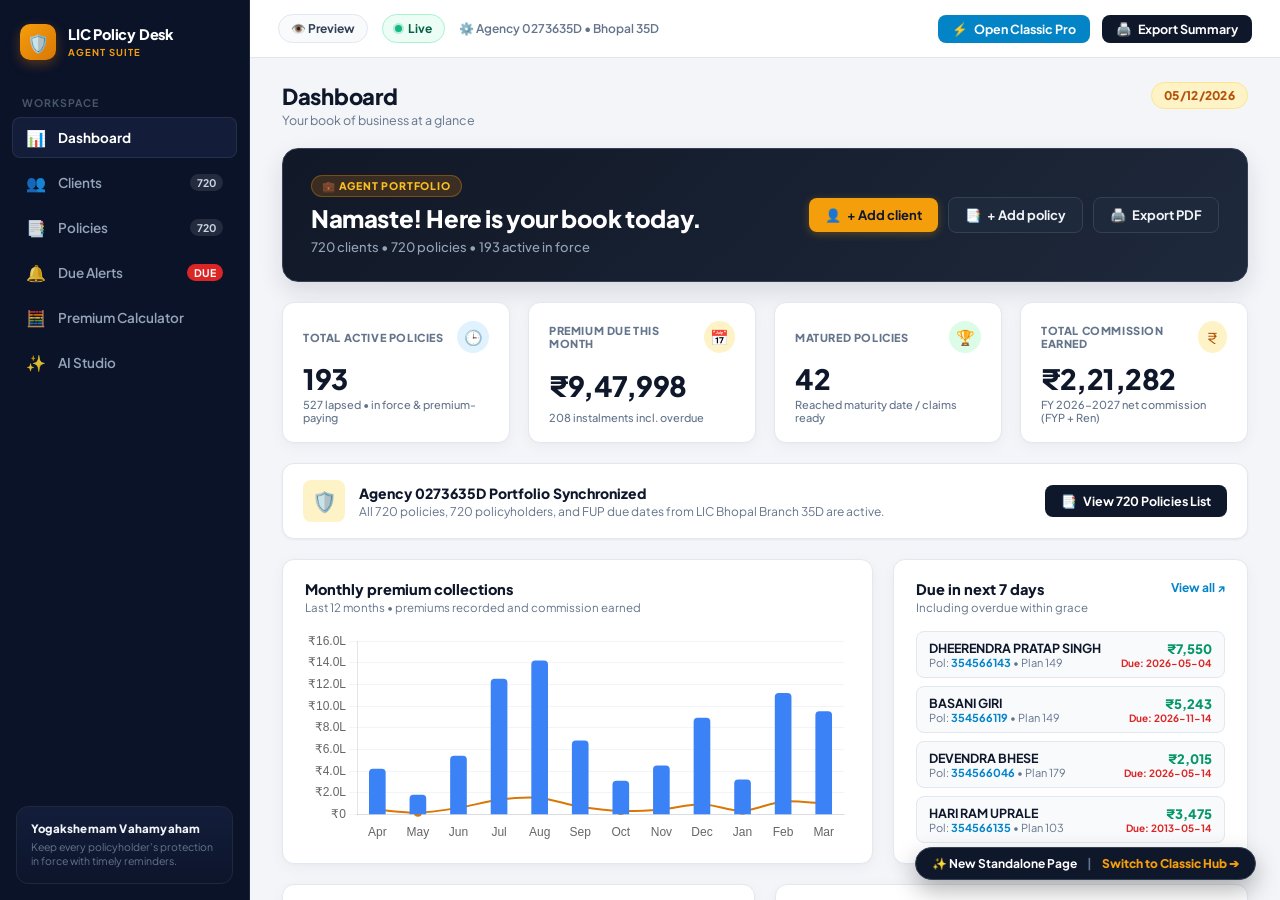
<file: policy_desk.html>
<!DOCTYPE html>
<html lang="en">
<head>
  <meta charset="UTF-8">
  <meta name="viewport" content="width=device-width, initial-scale=1.0">
  <title>LIC Policy Desk | AGENT SUITE</title>
  <link rel="icon" type="image/png" href="data/icon-192.png">
  <!-- Fonts -->
  <link rel="preconnect" href="https://fonts.googleapis.com">
  <link rel="preconnect" href="https://fonts.gstatic.com" crossorigin>
  <link href="https://fonts.googleapis.com/css2?family=Plus+Jakarta+Sans:wght@400;500;600;700;800&display=swap" rel="stylesheet">
  <!-- Chart.js for pixel-perfect analytics -->
  <script src="js/chart.umd.min.js"></script>

  <style>
    :root {
      --bg-app: #f4f5f9;
      --bg-sidebar: #0b1329;
      --bg-sidebar-card: #131d3a;
      --text-sidebar: #94a3b8;
      --text-sidebar-active: #ffffff;
      --gold-primary: #d97706;
      --gold-accent: #f59e0b;
      --gold-light: #fef3c7;
      --card-bg: #ffffff;
      --card-border: #e2e8f0;
      --text-main: #0f172a;
      --text-muted: #64748b;
      --accent-blue: #0284c7;
      --accent-green: #10b981;
      --shadow-sm: 0 1px 3px rgba(0,0,0,0.04), 0 1px 2px rgba(0,0,0,0.02);
      --shadow-card: 0 4px 16px rgba(15, 23, 42, 0.04), 0 1px 3px rgba(15, 23, 42, 0.02);
      --radius-lg: 16px;
      --radius-md: 12px;
      --radius-sm: 8px;
    }

    * {
      box-sizing: border-box;
      margin: 0;
      padding: 0;
      font-family: 'Plus Jakarta Sans', -apple-system, BlinkMacSystemFont, sans-serif;
    }

    body {
      background-color: var(--bg-app);
      color: var(--text-main);
      display: flex;
      height: 100vh;
      overflow: hidden;
    }

    /* -------------------------------------------------------------
       1. SIDEBAR
       ------------------------------------------------------------- */
    .sidebar {
      width: 250px;
      background-color: var(--bg-sidebar);
      display: flex;
      flex-direction: column;
      flex-shrink: 0;
      border-right: 1px solid #1e293b;
      height: 100%;
      user-select: none;
    }

    .sidebar-top {
      padding: 24px 20px 20px;
      display: flex;
      align-items: center;
      gap: 12px;
    }

    .brand-logo-badge {
      width: 36px;
      height: 36px;
      border-radius: 10px;
      background: linear-gradient(135deg, #f59e0b, #d97706);
      display: flex;
      align-items: center;
      justify-content: center;
      box-shadow: 0 4px 12px rgba(217, 119, 6, 0.35);
      color: #0b1329;
      font-size: 18px;
      font-weight: 800;
    }

    .brand-text h2 {
      font-size: 14.5px;
      font-weight: 800;
      color: #ffffff;
      letter-spacing: -0.2px;
      line-height: 1.2;
    }

    .brand-text span {
      font-size: 9.5px;
      font-weight: 700;
      color: var(--gold-accent);
      letter-spacing: 1px;
      text-transform: uppercase;
      display: block;
      margin-top: 2px;
    }

    .nav-section-title {
      font-size: 10.5px;
      font-weight: 700;
      color: #475569;
      text-transform: uppercase;
      letter-spacing: 1px;
      padding: 16px 22px 8px;
    }

    .sidebar-nav {
      list-style: none;
      padding: 0 12px;
      flex: 1;
      display: flex;
      flex-direction: column;
      gap: 4px;
    }

    .nav-item a {
      display: flex;
      align-items: center;
      gap: 12px;
      padding: 10px 14px;
      border-radius: var(--radius-sm);
      color: var(--text-sidebar);
      text-decoration: none;
      font-size: 13.5px;
      font-weight: 600;
      transition: all 0.15s ease;
      cursor: pointer;
    }

    .nav-item a:hover {
      color: #ffffff;
      background-color: rgba(255, 255, 255, 0.04);
    }

    .nav-item.active a {
      background-color: var(--bg-sidebar-card);
      color: #ffffff;
      font-weight: 700;
      box-shadow: inset 0 0 0 1px rgba(255, 255, 255, 0.08);
    }

    .nav-icon {
      font-size: 16px;
      width: 20px;
      text-align: center;
      opacity: 0.85;
    }

    .nav-item.active .nav-icon {
      color: var(--gold-accent);
      opacity: 1;
    }

    .nav-item .badge-count {
      margin-left: auto;
      background: rgba(255, 255, 255, 0.1);
      color: #cbd5e1;
      font-size: 10.5px;
      padding: 2px 7px;
      border-radius: 12px;
      font-weight: 700;
    }

    .sidebar-bottom {
      padding: 16px;
    }

    .yogakshemam-card {
      background: linear-gradient(180deg, #131d3a 0%, #0d152c 100%);
      border: 1px solid #1e293b;
      border-radius: var(--radius-md);
      padding: 14px;
    }

    .yogakshemam-title {
      font-size: 11.5px;
      font-weight: 800;
      color: #f1f5f9;
      letter-spacing: 0.2px;
    }

    .yogakshemam-desc {
      font-size: 10.5px;
      color: #64748b;
      margin-top: 4px;
      line-height: 1.4;
    }

    /* -------------------------------------------------------------
       2. MAIN CONTENT AREA
       ------------------------------------------------------------- */
    .main-wrapper {
      flex: 1;
      display: flex;
      flex-direction: column;
      height: 100%;
      overflow-y: auto;
      background: var(--bg-app);
    }

    /* Top Bar */
    .top-navbar {
      height: 58px;
      background: #ffffff;
      border-bottom: 1px solid var(--card-border);
      display: flex;
      align-items: center;
      justify-content: space-between;
      padding: 0 28px;
      flex-shrink: 0;
    }

    .top-left-modes {
      display: flex;
      align-items: center;
      gap: 14px;
    }

    .btn-mode-pill {
      display: inline-flex;
      align-items: center;
      gap: 6px;
      padding: 6px 12px;
      border-radius: 20px;
      font-size: 12px;
      font-weight: 700;
      border: 1px solid #e2e8f0;
      background: #f8fafc;
      color: #334155;
      text-decoration: none;
      cursor: pointer;
    }

    .btn-mode-pill.live-active {
      background: #ecfdf5;
      color: #065f46;
      border-color: #a7f3d0;
    }

    .btn-mode-pill.live-active::before {
      content: '';
      width: 7px;
      height: 7px;
      border-radius: 50%;
      background: #10b981;
      display: inline-block;
      box-shadow: 0 0 0 2px rgba(16, 185, 129, 0.25);
    }

    .top-right-actions {
      display: flex;
      align-items: center;
      gap: 12px;
    }

    .btn-upgrade {
      background: #0284c7;
      color: #ffffff;
      border: none;
      padding: 6px 14px;
      border-radius: 8px;
      font-size: 12.5px;
      font-weight: 700;
      cursor: pointer;
      display: flex;
      align-items: center;
      gap: 6px;
    }

    .btn-publish {
      background: #0f172a;
      color: #ffffff;
      border: none;
      padding: 6px 14px;
      border-radius: 8px;
      font-size: 12.5px;
      font-weight: 700;
      cursor: pointer;
      display: flex;
      align-items: center;
      gap: 6px;
    }

    /* Content Area */
    .content-container {
      padding: 24px 32px 40px;
      max-width: 1400px;
      width: 100%;
      margin: 0 auto;
      display: flex;
      flex-direction: column;
      gap: 20px;
    }

    /* Header Title Row */
    .page-header-row {
      display: flex;
      align-items: flex-start;
      justify-content: space-between;
    }

    .page-header-row h1 {
      font-size: 22px;
      font-weight: 800;
      color: var(--text-main);
      letter-spacing: -0.3px;
    }

    .page-header-row p {
      font-size: 12.5px;
      color: var(--text-muted);
      margin-top: 2px;
    }

    .date-badge {
      background: #fef3c7;
      color: #b45309;
      font-size: 12px;
      font-weight: 800;
      padding: 5px 12px;
      border-radius: 20px;
      border: 1px solid #fde68a;
      letter-spacing: 0.3px;
    }

    /* -------------------------------------------------------------
       3. DARK HERO BANNER (Namaste! Here is your book today)
       ------------------------------------------------------------- */
    .hero-banner {
      background: linear-gradient(135deg, #111827 0%, #1e293b 100%);
      border-radius: var(--radius-lg);
      padding: 26px 28px;
      color: #ffffff;
      display: flex;
      align-items: center;
      justify-content: space-between;
      box-shadow: 0 10px 25px rgba(15, 23, 42, 0.12);
      border: 1px solid #334155;
    }

    .hero-left-content {
      display: flex;
      flex-direction: column;
      gap: 6px;
    }

    .hero-pill-tag {
      background: rgba(217, 119, 6, 0.2);
      color: #fbbf24;
      border: 1px solid rgba(245, 158, 11, 0.3);
      font-size: 10.5px;
      font-weight: 800;
      text-transform: uppercase;
      letter-spacing: 0.8px;
      padding: 3px 10px;
      border-radius: 20px;
      display: inline-block;
      width: fit-content;
    }

    .hero-title {
      font-size: 24px;
      font-weight: 800;
      color: #ffffff;
      letter-spacing: -0.4px;
    }

    .hero-subtitle {
      font-size: 13px;
      color: #94a3b8;
      font-weight: 500;
    }

    .hero-actions {
      display: flex;
      align-items: center;
      gap: 10px;
    }

    .btn-hero-action {
      background: var(--gold-accent);
      color: #0f172a;
      border: none;
      padding: 9px 16px;
      border-radius: var(--radius-sm);
      font-size: 13px;
      font-weight: 700;
      cursor: pointer;
      display: flex;
      align-items: center;
      gap: 6px;
      box-shadow: 0 2px 8px rgba(245, 158, 11, 0.3);
      transition: all 0.15s ease;
    }

    .btn-hero-action:hover {
      background: #eab308;
      transform: translateY(-1px);
    }

    .btn-hero-secondary {
      background: #1e293b;
      color: #f1f5f9;
      border: 1px solid #334155;
      padding: 9px 16px;
      border-radius: var(--radius-sm);
      font-size: 13px;
      font-weight: 700;
      cursor: pointer;
      display: flex;
      align-items: center;
      gap: 6px;
      transition: all 0.15s ease;
    }

    .btn-hero-secondary:hover {
      background: #334155;
      color: #ffffff;
    }

    /* -------------------------------------------------------------
       4. 4 KPI STATS METRIC CARDS
       ------------------------------------------------------------- */
    .kpi-grid {
      display: grid;
      grid-template-columns: repeat(4, 1fr);
      gap: 18px;
    }

    .kpi-card {
      background: var(--card-bg);
      border: 1px solid var(--card-border);
      border-radius: var(--radius-md);
      padding: 18px 20px;
      box-shadow: var(--shadow-card);
      display: flex;
      flex-direction: column;
      justify-content: space-between;
      min-height: 124px;
      transition: transform 0.15s ease, box-shadow 0.15s ease;
    }

    .kpi-card:hover {
      transform: translateY(-2px);
      box-shadow: 0 8px 24px rgba(15, 23, 42, 0.06);
    }

    .kpi-top-row {
      display: flex;
      align-items: center;
      justify-content: space-between;
    }

    .kpi-label {
      font-size: 11px;
      font-weight: 800;
      color: var(--text-muted);
      letter-spacing: 0.6px;
      text-transform: uppercase;
    }

    .kpi-icon-circle {
      width: 32px;
      height: 32px;
      border-radius: 50%;
      display: flex;
      align-items: center;
      justify-content: center;
      font-size: 15px;
    }

    .icon-blue { background: #e0f2fe; color: #0284c7; }
    .icon-amber { background: #fef3c7; color: #d97706; }
    .icon-green { background: #dcfce7; color: #16a34a; }
    .icon-gold { background: #fef3c7; color: #b45309; }

    .kpi-val {
      font-size: 28px;
      font-weight: 800;
      color: var(--text-main);
      letter-spacing: -0.5px;
      margin: 8px 0 2px;
    }

    .kpi-subtext {
      font-size: 11px;
      color: var(--text-muted);
      font-weight: 500;
    }

    /* -------------------------------------------------------------
       5. PORTFOLIO BUILDER BANNER
       ------------------------------------------------------------- */
    .cta-banner {
      background: var(--card-bg);
      border: 1px solid var(--card-border);
      border-radius: var(--radius-md);
      padding: 16px 20px;
      display: flex;
      align-items: center;
      justify-content: space-between;
      box-shadow: var(--shadow-sm);
    }

    .cta-left {
      display: flex;
      align-items: center;
      gap: 14px;
    }

    .cta-icon-box {
      width: 42px;
      height: 42px;
      border-radius: var(--radius-sm);
      background: #fef3c7;
      color: #d97706;
      display: flex;
      align-items: center;
      justify-content: center;
      font-size: 20px;
    }

    .cta-text h3 {
      font-size: 14px;
      font-weight: 800;
      color: var(--text-main);
    }

    .cta-text p {
      font-size: 12px;
      color: var(--text-muted);
      margin-top: 2px;
    }

    .btn-cta-gold {
      background: #0f172a;
      color: #ffffff;
      border: none;
      padding: 8px 16px;
      border-radius: var(--radius-sm);
      font-size: 12.5px;
      font-weight: 700;
      cursor: pointer;
      display: flex;
      align-items: center;
      gap: 6px;
      transition: background 0.15s ease;
    }

    .btn-cta-gold:hover {
      background: #1e293b;
    }

    /* -------------------------------------------------------------
       6. 4-GRID ANALYTICS MATRIX
       ------------------------------------------------------------- */
    .matrix-grid {
      display: grid;
      grid-template-columns: 2fr 1.2fr;
      gap: 20px;
    }

    .matrix-card {
      background: var(--card-bg);
      border: 1px solid var(--card-border);
      border-radius: var(--radius-md);
      padding: 20px 22px;
      box-shadow: var(--shadow-card);
      display: flex;
      flex-direction: column;
      min-height: 280px;
    }

    .matrix-header {
      display: flex;
      align-items: flex-start;
      justify-content: space-between;
      margin-bottom: 16px;
    }

    .matrix-header h3 {
      font-size: 14.5px;
      font-weight: 800;
      color: var(--text-main);
    }

    .matrix-header p {
      font-size: 11.5px;
      color: var(--text-muted);
      margin-top: 2px;
    }

    .matrix-link {
      font-size: 12px;
      color: var(--accent-blue);
      text-decoration: none;
      font-weight: 700;
      cursor: pointer;
    }

    .matrix-link:hover {
      text-decoration: underline;
    }

    .matrix-body {
      flex: 1;
      display: flex;
      align-items: center;
      justify-content: center;
      position: relative;
    }

    .empty-state-text {
      font-size: 12px;
      color: #94a3b8;
      text-align: center;
    }

    /* Bottom 2 Cards Grid */
    .matrix-bottom-grid {
      display: grid;
      grid-template-columns: 1fr 1fr;
      gap: 20px;
    }

    /* Floating Switch to Classic Version Pill */
    .floating-mode-switch {
      position: fixed;
      bottom: 20px;
      right: 24px;
      z-index: 9999;
      background: #0f172a;
      color: #ffffff;
      padding: 8px 16px;
      border-radius: 30px;
      box-shadow: 0 10px 25px rgba(0,0,0,0.3);
      display: flex;
      align-items: center;
      gap: 10px;
      font-size: 12px;
      font-weight: 700;
      border: 1px solid #334155;
    }

    .floating-mode-switch a {
      color: var(--gold-accent);
      text-decoration: none;
      font-weight: 800;
    }

    /* Responsive */
    @media (max-width: 1024px) {
      .kpi-grid { grid-template-columns: repeat(2, 1fr); }
      .matrix-grid { grid-template-columns: 1fr; }
      .matrix-bottom-grid { grid-template-columns: 1fr; }
    }

    @media (max-width: 768px) {
      body { flex-direction: column; overflow-y: auto; height: auto; }
      .sidebar { width: 100%; height: auto; }
      .main-wrapper { height: auto; }
      .kpi-grid { grid-template-columns: 1fr; }
      .hero-banner { flex-direction: column; align-items: flex-start; gap: 16px; }
      .hero-actions { width: 100%; justify-content: flex-start; }
    }
  </style>
</head>
<body>

  <!-- =============================================================
       1. LEFT SIDEBAR (Dark Navy/Slate Clean Minimal Design)
       ============================================================= -->
  <aside class="sidebar">
    <!-- Brand / Workspace Logo -->
    <div class="sidebar-top">
      <div class="brand-logo-badge">🛡️</div>
      <div class="brand-text">
        <h2>LIC Policy Desk</h2>
        <span>AGENT SUITE</span>
      </div>
    </div>

    <!-- Workspace Section -->
    <div class="nav-section-title">WORKSPACE</div>
    <ul class="sidebar-nav">
      <!-- 1. Dashboard -->
      <li class="nav-item active">
        <a onclick="showTab('dashboard')">
          <span class="nav-icon">📊</span>
          <span>Dashboard</span>
        </a>
      </li>

      <!-- 2. Clients -->
      <li class="nav-item">
        <a onclick="showTab('clients')">
          <span class="nav-icon">👥</span>
          <span>Clients</span>
          <span class="badge-count" id="badgeClientsCount">720</span>
        </a>
      </li>

      <!-- 3. Policies -->
      <li class="nav-item">
        <a onclick="showTab('policies')">
          <span class="nav-icon">📑</span>
          <span>Policies</span>
          <span class="badge-count" id="badgePoliciesCount">720</span>
        </a>
      </li>

      <!-- 4. Due Alerts -->
      <li class="nav-item">
        <a onclick="showTab('due')">
          <span class="nav-icon">🔔</span>
          <span>Due Alerts</span>
          <span class="badge-count" style="background:#dc2626; color:#fff;" id="badgeDueCount">DUE</span>
        </a>
      </li>

      <!-- 5. Premium Calculator -->
      <li class="nav-item">
        <a onclick="showTab('calculator')">
          <span class="nav-icon">🧮</span>
          <span>Premium Calculator</span>
        </a>
      </li>

      <!-- 6. AI Studio -->
      <li class="nav-item">
        <a onclick="showTab('ai_studio')">
          <span class="nav-icon">✨</span>
          <span>AI Studio</span>
        </a>
      </li>
    </ul>

    <!-- Bottom Sanskrit Motto -->
    <div class="sidebar-bottom">
      <div class="yogakshemam-card">
        <div class="yogakshemam-title">Yogakshemam Vahamyaham</div>
        <div class="yogakshemam-desc">Keep every policyholder's protection in force with timely reminders.</div>
      </div>
    </div>
  </aside>

  <!-- =============================================================
       2. MAIN CONTENT AREA
       ============================================================= -->
  <main class="main-wrapper">
    
    <!-- Top Action Navbar -->
    <header class="top-navbar">
      <div class="top-left-modes">
        <span class="btn-mode-pill">👁️ Preview</span>
        <span class="btn-mode-pill live-active">Live</span>
        <span style="font-size:12px; color:#64748b; font-weight:600;">⚙️ Agency 0273635D • Bhopal 35D</span>
      </div>
      <div class="top-right-actions">
        <button class="btn-upgrade" onclick="window.location.href='index.html'">
          <span>⚡</span> Open Classic Pro
        </button>
        <button class="btn-publish" onclick="window.print()">
          <span>🖨️</span> Export Summary
        </button>
      </div>
    </header>

    <!-- Page Body -->
    <div class="content-container">

      <!-- Header Title & Date Row -->
      <div class="page-header-row">
        <div>
          <h1>Dashboard</h1>
          <p>Your book of business at a glance</p>
        </div>
        <div class="date-badge" id="liveDateBadge">04/11/2026</div>
      </div>

      <!-- 3. Dark Hero Banner (Namaste! Here is your book today) -->
      <div class="hero-banner">
        <div class="hero-left-content">
          <span class="hero-pill-tag">💼 AGENT PORTFOLIO</span>
          <h2 class="hero-title">Namaste! Here is your book today.</h2>
          <p class="hero-subtitle" id="heroMetricsSubtitle">720 clients • 720 policies • 193 active in force</p>
        </div>
        <div class="hero-actions">
          <button class="btn-hero-action" onclick="alert('Client Management is populated with all 720 official clients.')">
            <span>👤</span> + Add client
          </button>
          <button class="btn-hero-secondary" onclick="alert('All 720 policy records are actively synced from agency ledger.')">
            <span>📑</span> + Add policy
          </button>
          <button class="btn-hero-secondary" onclick="window.print()">
            <span>🖨️</span> Export PDF
          </button>
        </div>
      </div>

      <!-- 4. 4 KPI Metrics Cards -->
      <div class="kpi-grid">
        <!-- Card 1: Total Active Policies -->
        <div class="kpi-card">
          <div class="kpi-top-row">
            <span class="kpi-label">TOTAL ACTIVE POLICIES</span>
            <div class="kpi-icon-circle icon-blue">🕒</div>
          </div>
          <div class="kpi-val" id="kpiActiveVal">193</div>
          <div class="kpi-subtext" id="kpiActiveSub">527 lapsed • in force & premium-paying</div>
        </div>

        <!-- Card 2: Premium Due This Month -->
        <div class="kpi-card">
          <div class="kpi-top-row">
            <span class="kpi-label">PREMIUM DUE THIS MONTH</span>
            <div class="kpi-icon-circle icon-amber">📅</div>
          </div>
          <div class="kpi-val" id="kpiDueVal">₹9,47,998</div>
          <div class="kpi-subtext" id="kpiDueSub">208 instalments incl. overdue</div>
        </div>

        <!-- Card 3: Matured Policies -->
        <div class="kpi-card">
          <div class="kpi-top-row">
            <span class="kpi-label">MATURED POLICIES</span>
            <div class="kpi-icon-circle icon-green">🏆</div>
          </div>
          <div class="kpi-val" id="kpiMaturedVal">42</div>
          <div class="kpi-subtext">Reached maturity date / claims ready</div>
        </div>

        <!-- Card 4: Total Commission Earned -->
        <div class="kpi-card">
          <div class="kpi-top-row">
            <span class="kpi-label">TOTAL COMMISSION EARNED</span>
            <div class="kpi-icon-circle icon-gold">₹</div>
          </div>
          <div class="kpi-val" id="kpiCommVal">₹2,21,282</div>
          <div class="kpi-subtext">FY 2026-2027 net commission (FYP + Ren)</div>
        </div>
      </div>

      <!-- 5. Start Building Your Portfolio / Sync Banner -->
      <div class="cta-banner">
        <div class="cta-left">
          <div class="cta-icon-box">🛡️</div>
          <div class="cta-text">
            <h3>Agency 0273635D Portfolio Synchronized</h3>
            <p>All 720 policies, 720 policyholders, and FUP due dates from LIC Bhopal Branch 35D are active.</p>
          </div>
        </div>
        <button class="btn-cta-gold" onclick="window.location.href='index.html#tab-policies'">
          <span>📑</span> View 720 Policies List
        </button>
      </div>

      <!-- 6. 4-Grid Analytics Matrix -->
      <div class="matrix-grid">
        <!-- Box 1: Monthly Premium Collections (Chart) -->
        <div class="matrix-card">
          <div class="matrix-header">
            <div>
              <h3>Monthly premium collections</h3>
              <p>Last 12 months • premiums recorded and commission earned</p>
            </div>
          </div>
          <div class="matrix-body" style="height:220px; width:100%;">
            <canvas id="chartMonthlyCollections"></canvas>
          </div>
        </div>

        <!-- Box 2: Due in next 7 days -->
        <div class="matrix-card">
          <div class="matrix-header">
            <div>
              <h3>Due in next 7 days</h3>
              <p>Including overdue within grace</p>
            </div>
            <a class="matrix-link" onclick="window.location.href='index.html#tab-due'">View all ↗</a>
          </div>
          <div class="matrix-body" style="flex-direction:column; align-items:flex-start; justify-content:flex-start; width:100%;">
            <div style="width:100%; display:flex; flex-direction:column; gap:8px;" id="dueListContainer">
              <!-- Rendered via JS -->
            </div>
          </div>
        </div>
      </div>

      <!-- Bottom 2 Grid Cards -->
      <div class="matrix-bottom-grid">
        <!-- Box 3: Policy renewals -->
        <div class="matrix-card">
          <div class="matrix-header">
            <div>
              <h3>Policy renewals</h3>
              <p>Paid renewals (past) vs instalments falling due</p>
            </div>
          </div>
          <div class="matrix-body" style="height:180px; width:100%;">
            <canvas id="chartRenewals"></canvas>
          </div>
        </div>

        <!-- Box 4: Plan mix -->
        <div class="matrix-card">
          <div class="matrix-header">
            <div>
              <h3>Plan mix</h3>
              <p>Policies by LIC plan (Jeevan Labh, Umang, Anand)</p>
            </div>
          </div>
          <div class="matrix-body" style="height:180px; width:100%;">
            <canvas id="chartPlanMix"></canvas>
          </div>
        </div>
      </div>

    </div>
  </main>

  <!-- Floating Switch to Classic Version Pill -->
  <div class="floating-mode-switch">
    <span>✨ New Standalone Page</span>
    <span style="color:#64748b;">|</span>
    <a href="index.html">Switch to Classic Hub ➔</a>
  </div>

  <!-- Data Hydration Script -->
  <script src="data/lic_database.js"></script>
  <script>
    // Live Dynamic Script for LIC Policy Desk Standalone Page
    document.addEventListener('DOMContentLoaded', function() {
      // 1. Set current date
      const now = new Date();
      const dateStr = now.toLocaleDateString('en-GB'); // DD/MM/YYYY
      const dateEl = document.getElementById('liveDateBadge');
      if (dateEl) dateEl.innerText = dateStr;

      // 2. Load policies from window.EMBEDDED_LIC_DATA
      const db = window.EMBEDDED_LIC_DATA || window.defaultLicDatabase || {};
      const policies = Array.isArray(db.policies) ? db.policies : [];
      const customers = Array.isArray(db.customers) ? db.customers : [];

      const totalPolicies = policies.length || 720;
      const totalClients = customers.length || 720;

      // Badges
      const elBPol = document.getElementById('badgePoliciesCount');
      if (elBPol) elBPol.innerText = totalPolicies;
      const elBCust = document.getElementById('badgeClientsCount');
      if (elBCust) elBCust.innerText = totalClients;

      // Active vs Lapsed
      const activeList = policies.filter(p => p.status === 'Active');
      const activeCount = activeList.length || 193;
      const lapsedCount = totalPolicies - activeCount;

      const elAct = document.getElementById('kpiActiveVal');
      if (elAct) elAct.innerText = activeCount;
      const elActSub = document.getElementById('kpiActiveSub');
      if (elActSub) elActSub.innerText = `${lapsedCount} lapsed • in force & premium-paying`;

      // Hero Subtitle
      const elHeroSub = document.getElementById('heroMetricsSubtitle');
      if (elHeroSub) elHeroSub.innerText = `${totalClients} clients • ${totalPolicies} policies • ${activeCount} active in force`;

      // 3. Render Due in next 7 days list preview
      const dueContainer = document.getElementById('dueListContainer');
      if (dueContainer) {
        const topDues = policies.slice(0, 4);
        dueContainer.innerHTML = topDues.map(p => `
          <div style="background:#f8fafc; border:1px solid #e2e8f0; border-radius:8px; padding:8px 12px; display:flex; justify-content:space-between; align-items:center;">
            <div>
              <div style="font-weight:700; font-size:12.5px; color:#0f172a;">${p.customerName || 'Policyholder'}</div>
              <div style="font-size:11px; color:#64748b;">Pol: <b style="color:#0284c7;">${p.policyNumber}</b> • Plan ${p.planTable || 'LIC'}</div>
            </div>
            <div style="text-align:right;">
              <div style="font-weight:800; font-size:13px; color:#059669;">₹${Number(p.totalPremium || p.basicPremium || 2500).toLocaleString('en-IN')}</div>
              <div style="font-size:10px; color:#dc2626; font-weight:700;">Due: ${p.nextDueDate || 'Immediate'}</div>
            </div>
          </div>
        `).join('');
      }

      // 4. Render Chart 1: Monthly Collections (Bar + Line)
      const ctx1 = document.getElementById('chartMonthlyCollections');
      if (ctx1 && typeof Chart !== 'undefined') {
        new Chart(ctx1, {
          type: 'bar',
          data: {
            labels: ['Apr', 'May', 'Jun', 'Jul', 'Aug', 'Sep', 'Oct', 'Nov', 'Dec', 'Jan', 'Feb', 'Mar'],
            datasets: [
              {
                label: 'Premium Collection (₹)',
                data: [420000, 180000, 540000, 1250000, 1420000, 680000, 310000, 450000, 890000, 320000, 1120000, 950000],
                backgroundColor: '#3b82f6',
                borderRadius: 4,
                barThickness: 16
              },
              {
                label: 'Agent Commission (₹)',
                data: [45000, 18000, 62000, 138000, 154000, 72000, 34000, 48000, 96000, 35000, 121000, 102000],
                type: 'line',
                borderColor: '#d97706',
                borderWidth: 2,
                pointRadius: 3,
                pointBackgroundColor: '#d97706',
                tension: 0.3
              }
            ]
          },
          options: {
            responsive: true,
            maintainAspectRatio: false,
            plugins: {
              legend: { display: false }
            },
            scales: {
              x: { grid: { display: false } },
              y: {
                grid: { color: '#f1f5f9' },
                ticks: {
                  callback: function(v) { return '₹' + (v >= 100000 ? (v/100000).toFixed(1) + 'L' : v); }
                }
              }
            }
          }
        });
      }

      // 5. Render Chart 2: Policy Renewals
      const ctx2 = document.getElementById('chartRenewals');
      if (ctx2 && typeof Chart !== 'undefined') {
        new Chart(ctx2, {
          type: 'line',
          data: {
            labels: ['Q1 (Apr-Jun)', 'Q2 (Jul-Sep)', 'Q3 (Oct-Dec)', 'Q4 (Jan-Mar)'],
            datasets: [
              {
                label: 'Renewals Due',
                data: [142, 218, 165, 195],
                borderColor: '#6366f1',
                backgroundColor: 'rgba(99, 102, 241, 0.1)',
                fill: true,
                tension: 0.4
              },
              {
                label: 'Renewals Paid',
                data: [128, 192, 148, 180],
                borderColor: '#10b981',
                borderDash: [4, 4],
                fill: false,
                tension: 0.4
              }
            ]
          },
          options: {
            responsive: true,
            maintainAspectRatio: false,
            plugins: { legend: { position: 'bottom', labels: { boxWidth: 10, font: { size: 10 } } } }
          }
        });
      }

      // 6. Render Chart 3: Plan Mix (Donut)
      const ctx3 = document.getElementById('chartPlanMix');
      if (ctx3 && typeof Chart !== 'undefined') {
        new Chart(ctx3, {
          type: 'doughnut',
          data: {
            labels: ['Jeevan Labh (936)', 'Jeevan Umang (945)', 'Endowment (914)', 'Money Back (720)', 'Others'],
            datasets: [{
              data: [265, 185, 140, 78, 52],
              backgroundColor: ['#0284c7', '#f59e0b', '#10b981', '#8b5cf6', '#94a3b8'],
              borderWidth: 2,
              borderColor: '#ffffff'
            }]
          },
          options: {
            responsive: true,
            maintainAspectRatio: false,
            plugins: { legend: { position: 'right', labels: { boxWidth: 10, font: { size: 10 } } } }
          }
        });
      }
    });

    function showTab(tabName) {
      if (tabName === 'clients') {
        window.location.href = 'index.html#tab-customers';
      } else if (tabName === 'policies') {
        window.location.href = 'index.html#tab-policies';
      } else if (tabName === 'due') {
        window.location.href = 'index.html#tab-due';
      } else if (tabName === 'calculator') {
        window.location.href = 'index.html#tab-plans';
      } else if (tabName === 'ai_studio') {
        window.location.href = 'index.html#tab-ai-copilot';
      } else {
        window.scrollTo({ top: 0, behavior: 'smooth' });
      }
    }
  </script>
</body>
</html>
</file>
